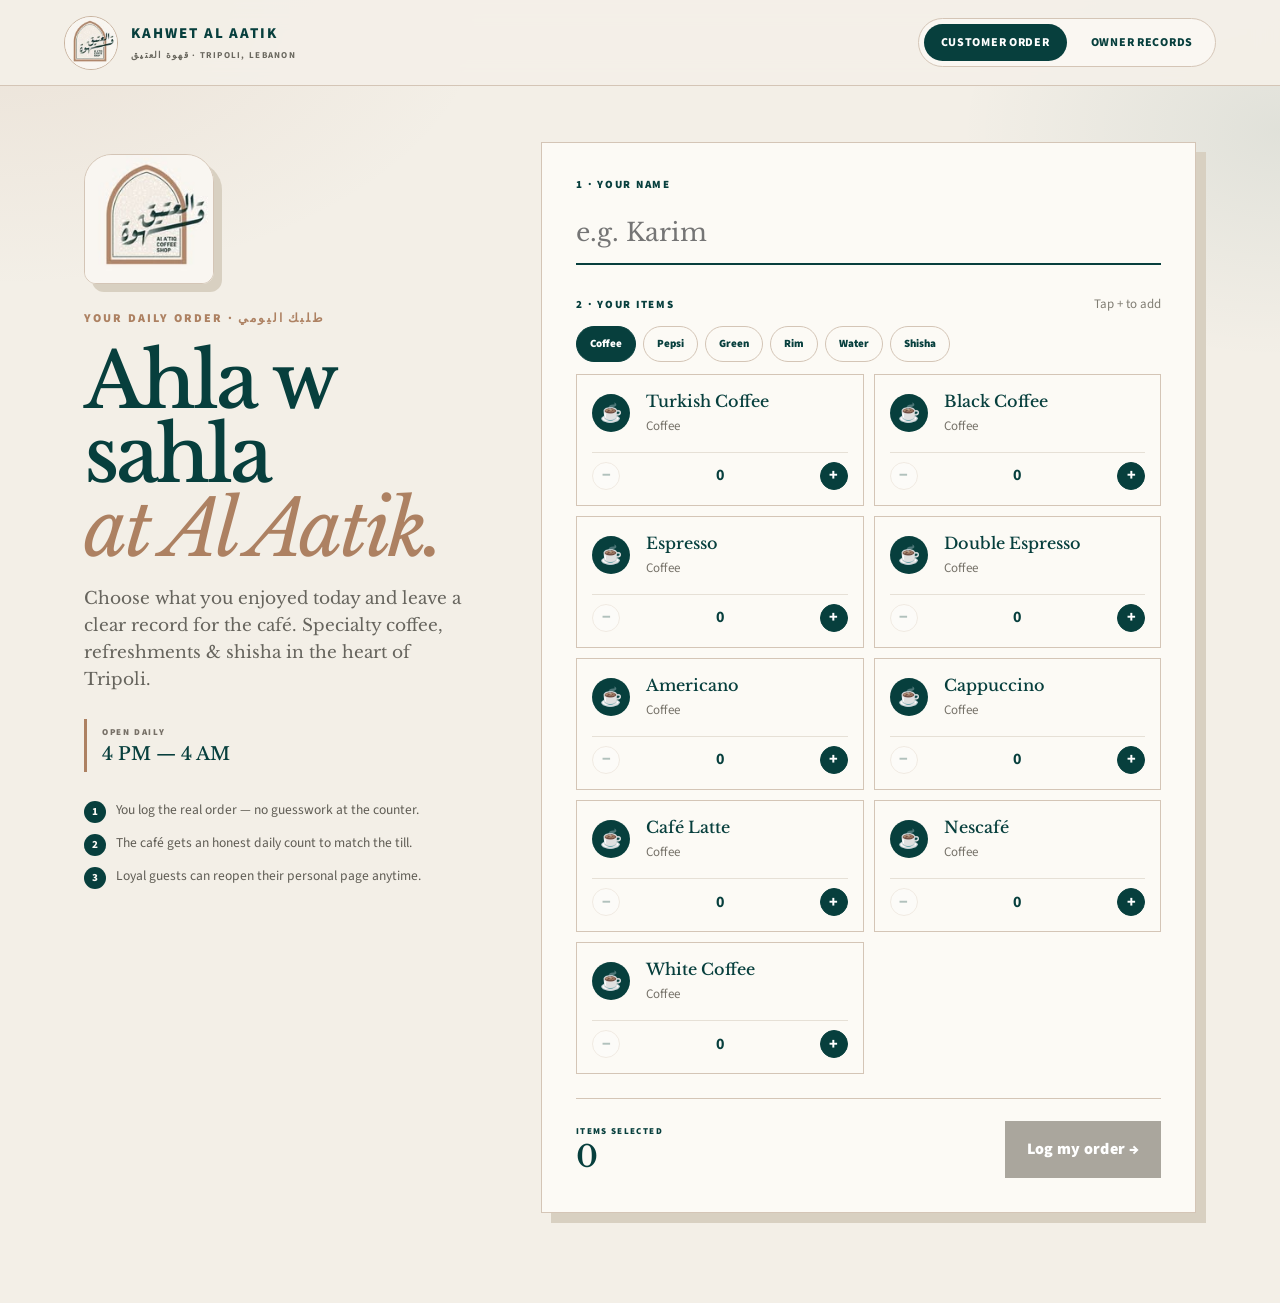
<file: index.html>
<!DOCTYPE html>
<html lang="en">
<head>
  <meta charset="UTF-8">
  <meta name="viewport" content="width=device-width, initial-scale=1.0">
  <title>Kahwet Al Aatik — قهوة العتيق · Daily Operations</title>
  <meta name="description" content="Solution-oriented daily order log for Kahwet Al Aatik in Tripoli, Lebanon — customers log what they enjoyed; the owner gets an honest count for the day.">
  <link rel="preconnect" href="https://fonts.googleapis.com">
  <link rel="preconnect" href="https://fonts.gstatic.com" crossorigin>
  <link href="https://fonts.googleapis.com/css2?family=Libre+Baskerville:ital,wght@0,400;0,700;1,400&family=Source+Sans+3:wght@400;600;700;800;900&display=swap" rel="stylesheet">
  <link rel="stylesheet" href="styles.css">
  <meta name="theme-color" content="#073f3d">
</head>
<body>
  <header class="topbar">
    <button class="brand" id="brandBtn" type="button" aria-label="Kahwet Al Aatik home">
      <img src="assets/kahwet-al-aatik-logo.jpg" alt="Kahwet Al Aatik logo">
      <span>
        <b>KAHWET AL AATIK</b>
        <small>قهوة العتيق · TRIPOLI, LEBANON</small>
      </span>
    </button>
    <nav class="view-nav" aria-label="Choose view">
      <button type="button" class="active" data-view="order">Customer order</button>
      <button type="button" data-view="owner">Owner records</button>
    </nav>
  </header>

  <main>
    <!-- Customer order -->
    <section class="view active" id="orderView">
      <div class="order-shell">
        <div class="intro">
          <img class="hero-logo" src="assets/kahwet-al-aatik-logo.jpg" alt="قهوة العتيق — Kahwet Al Aatik">
          <p class="eyebrow" id="orderEyebrow">YOUR DAILY ORDER · طلبك اليومي</p>
          <h1 id="orderTitle">Ahla w sahla<br><em>at Al Aatik.</em></h1>
          <p class="lead">Choose what you enjoyed today and leave a clear record for the café. Specialty coffee, refreshments &amp; shisha in the heart of Tripoli.</p>
          <div class="shop-meta">
            <span>OPEN DAILY</span>
            <b>4 PM — 4 AM</b>
          </div>
          <div class="solve-list" aria-label="How this helps">
            <div class="solve-item"><i>1</i><span>You log the real order — no guesswork at the counter.</span></div>
            <div class="solve-item"><i>2</i><span>The café gets an honest daily count to match the till.</span></div>
            <div class="solve-item"><i>3</i><span>Loyal guests can reopen their personal page anytime.</span></div>
          </div>
        </div>

        <div class="order-panel">
          <div class="personal-welcome" id="personalWelcome" style="display:none">
            <span class="personal-initial" id="personalInitial"></span>
            <div>
              <small>A PERSONAL ORDER PAGE FOR</small>
              <strong id="personalName"></strong>
            </div>
            <button type="button" id="clearPersonal">Not you?</button>
          </div>

          <label class="name-field" id="nameField">
            <span>1 · YOUR NAME</span>
            <input id="customerInput" placeholder="e.g. Karim" autocomplete="name" value="">
          </label>

          <div class="repeat-hint" id="repeatHint">
            <p id="repeatText"></p>
            <button type="button" id="repeatBtn">Use last order</button>
          </div>

          <div class="section-title">
            <span>2 · YOUR ITEMS</span>
            <small>Tap + to add</small>
          </div>

          <div class="category-tabs" id="categoryTabs" aria-label="Menu categories"></div>
          <div class="product-grid" id="productGrid"></div>

          <div class="checkout">
            <div>
              <small>ITEMS SELECTED</small>
              <strong id="itemCount">0</strong>
            </div>
            <button class="primary" id="logBtn" type="button" disabled>Log my order →</button>
          </div>
          <div class="success" id="successMsg" style="display:none"></div>
        </div>
      </div>
    </section>

    <!-- Owner records -->
    <section class="view" id="ownerView">
      <div class="owner-shell">
        <div class="owner-heading">
          <div>
            <p class="eyebrow">KAHWET AL AATIK · OWNER RECORDS</p>
            <h1>Today’s honest count.</h1>
            <p class="lead">Entries from loyal customers — verify against the till, flag gaps, and close the day with a clear sheet.</p>
          </div>
          <div class="owner-actions">
            <button class="btn-ghost" type="button" id="refreshBtn">↻ Refresh</button>
            <button class="primary btn-primary" type="button" id="closeDayBtn">Daily close sheet</button>
          </div>
        </div>

        <div class="link-maker">
          <div class="link-copy">
            <p class="eyebrow">A SMALL GESTURE FOR A LOYAL CUSTOMER</p>
            <h2>Make their personal link.</h2>
            <p>Enter a customer’s name. Their link opens with a welcome made especially for them — faster logging, clearer loyalty.</p>
          </div>
          <div class="link-form">
            <label>
              <span>CUSTOMER NAME</span>
              <input id="linkNameInput" placeholder="e.g. Karim" autocomplete="off">
            </label>
            <div class="ready-link" id="readyLink" style="display:none">
              <span id="readyLinkUrl"></span>
              <button type="button" id="copyLinkBtn">Copy link</button>
            </div>
            <a class="whatsapp-link" id="whatsappLink" style="display:none" href="#" target="_blank" rel="noreferrer">Send with WhatsApp →</a>
          </div>
        </div>

        <div class="report-switch">
          <button type="button" class="active" data-report="today">Today’s records</button>
          <button type="button" data-report="monthly">Monthly analysis</button>
        </div>

        <div id="todayReport">
          <div class="stats">
            <article>
              <small>ORDERS LOGGED</small>
              <strong id="statOrders">0</strong>
              <span>today</span>
            </article>
            <article>
              <small>ITEMS TAKEN</small>
              <strong id="statItems">0</strong>
              <span>all products</span>
            </article>
            <article>
              <small>LOYAL CUSTOMERS</small>
              <strong id="statCustomers">0</strong>
              <span>unique names today</span>
            </article>
            <article class="dark">
              <small>MATCHED TO TILL</small>
              <strong id="statVerified">0</strong>
              <span>verified entries</span>
            </article>
          </div>

          <p class="eyebrow" id="issueBanner" style="display:none;margin-bottom:12px;color:var(--warn)"></p>

          <div class="records">
            <div class="records-head">
              <h2>Customer entries</h2>
              <span id="recordsDate"></span>
            </div>
            <div id="recordsList"></div>
          </div>
        </div>

        <div id="monthlyReport" style="display:none">
          <div class="month-head">
            <div>
              <p class="eyebrow">MONTHLY PERFORMANCE</p>
              <h2 id="monthLabel"></h2>
            </div>
            <label>
              <span>CHOOSE MONTH</span>
              <input type="month" id="monthInput">
            </label>
          </div>

          <div class="stats monthly-stats">
            <article>
              <small>TOTAL ORDERS</small>
              <strong id="mStatOrders">0</strong>
              <span>submitted this month</span>
            </article>
            <article>
              <small>ITEMS RECORDED</small>
              <strong id="mStatItems">0</strong>
              <span>across all categories</span>
            </article>
            <article class="dark">
              <small>ACTIVE CUSTOMERS</small>
              <strong id="mStatCustomers">0</strong>
              <span>unique loyal clients</span>
            </article>
          </div>

          <div class="analysis-grid" id="analysisGrid"></div>
        </div>

        <p class="owner-note">Solution tip: verify each entry against the till as the night goes on, then export the daily close sheet before you leave. For a public launch, protect the owner view with a private login.</p>
      </div>
    </section>
  </main>

  <div class="modal-backdrop" id="closeModal" role="dialog" aria-modal="true" aria-labelledby="closeTitle">
    <div class="modal">
      <h3 id="closeTitle">Daily close sheet</h3>
      <p class="modal-sub">A ready-to-share summary of tonight’s customer log — use it to reconcile the café’s own records.</p>
      <pre class="close-sheet" id="closeSheet"></pre>
      <div class="modal-actions">
        <button class="btn-ghost" type="button" id="closeModalDismiss">Close</button>
        <button class="btn-primary" type="button" id="copyCloseBtn">Copy sheet</button>
      </div>
    </div>
  </div>

  <div class="toast-stack" id="toastStack" aria-live="polite"></div>

  <script src="app.js"></script>
</body>
</html>
</file>
<file: styles.css>
/* Kahwet Al Aatik — Daily Operations */
:root {
  --ink: #073f3d;
  --ink-soft: #0a524f;
  --paper: #f3efe7;
  --cream: #fcfaf5;
  --orange: #ad8162;
  --orange-soft: #fff4ea;
  --line: #d4c5b6;
  --muted: #6a685f;
  --ok: #24572c;
  --ok-bg: #dce9d7;
  --warn: #8a5a12;
  --warn-bg: #f5e6c8;
  --shadow: #d8d0c1;
  --font-display: "Libre Baskerville", Georgia, serif;
  --font-body: "Source Sans 3", Arial, Helvetica, sans-serif;
}

* { box-sizing: border-box; margin: 0; padding: 0; }

html, body { min-height: 100%; }

body {
  background:
    radial-gradient(ellipse 70% 40% at 0% 0%, rgba(173, 129, 98, 0.12), transparent 55%),
    radial-gradient(ellipse 50% 35% at 100% 10%, rgba(7, 63, 61, 0.08), transparent 50%),
    var(--paper);
  color: var(--ink);
  font-family: var(--font-body);
  line-height: 1.45;
  -webkit-font-smoothing: antialiased;
}

button, input, select, textarea { font: inherit; color: inherit; }
button { cursor: pointer; border: none; background: none; }
img { display: block; max-width: 100%; }
a { color: inherit; }

/* ——— Top bar ——— */
.topbar {
  position: sticky;
  top: 0;
  z-index: 20;
  height: 86px;
  padding: 0 5vw;
  display: flex;
  align-items: center;
  justify-content: space-between;
  gap: 16px;
  background: rgba(244, 240, 232, 0.94);
  backdrop-filter: blur(12px);
  border-bottom: 1px solid var(--line);
}

.brand {
  display: flex;
  align-items: center;
  gap: 13px;
  text-align: left;
}

.brand img {
  width: 54px;
  height: 54px;
  border-radius: 50%;
  object-fit: cover;
  border: 1px solid #c7b29e;
}

.brand b {
  display: block;
  letter-spacing: 0.13em;
  font-size: 15px;
  font-weight: 800;
}

.brand small {
  display: block;
  margin-top: 4px;
  letter-spacing: 0.14em;
  color: var(--muted);
  font-size: 9px;
  font-weight: 700;
}

.view-nav {
  display: flex;
  gap: 7px;
  padding: 5px;
  border: 1px solid var(--line);
  border-radius: 40px;
  background: rgba(252, 250, 245, 0.7);
}

.view-nav button {
  text-transform: uppercase;
  letter-spacing: 0.06em;
  border-radius: 30px;
  padding: 10px 17px;
  font-size: 12px;
  font-weight: 800;
  color: var(--ink);
  transition: background 0.2s, color 0.2s;
}

.view-nav button.active {
  background: var(--ink);
  color: #fff;
}

/* ——— Shared type ——— */
.eyebrow {
  letter-spacing: 0.18em;
  text-transform: uppercase;
  color: var(--orange);
  font-size: 12px;
  font-weight: 900;
}

h1 {
  font-family: var(--font-display);
  font-weight: 500;
  letter-spacing: -0.04em;
  line-height: 0.96;
  font-size: clamp(42px, 6vw, 78px);
  margin: 18px 0;
}

h1 em {
  color: var(--orange);
  font-style: italic;
  font-weight: 400;
}

.lead {
  color: #66645d;
  max-width: 440px;
  font-family: var(--font-display);
  font-size: 17px;
  line-height: 1.6;
}

.view { display: none; animation: rise 0.4s ease both; }
.view.active { display: block; }

@keyframes rise {
  from { opacity: 0; transform: translateY(10px); }
  to { opacity: 1; transform: none; }
}

@keyframes pop {
  from { opacity: 0; transform: scale(0.97) translateY(8px); }
  to { opacity: 1; transform: none; }
}

/* ——— Customer order ——— */
.order-shell {
  max-width: 1240px;
  margin: 0 auto;
  padding: 56px 5vw 90px;
  display: grid;
  grid-template-columns: 0.75fr 1.25fr;
  gap: 5vw;
  align-items: start;
}

.intro { padding-top: 12px; }

.hero-logo {
  width: 130px;
  height: 130px;
  object-fit: cover;
  border: 1px solid var(--line);
  border-radius: 28px 28px 12px 12px;
  margin-bottom: 26px;
  box-shadow: 8px 8px var(--shadow);
}

.shop-meta {
  border-left: 3px solid var(--orange);
  margin-top: 26px;
  padding: 7px 0 7px 15px;
}

.shop-meta span {
  letter-spacing: 0.18em;
  color: #777067;
  font-size: 9px;
  font-weight: 900;
  display: block;
}

.shop-meta b {
  display: block;
  margin-top: 4px;
  font: 500 18px var(--font-display);
}

.solve-list {
  margin-top: 28px;
  display: grid;
  gap: 10px;
}

.solve-item {
  display: grid;
  grid-template-columns: 22px 1fr;
  gap: 10px;
  align-items: start;
  font-size: 13.5px;
  color: #5f5c54;
}

.solve-item i {
  width: 22px;
  height: 22px;
  border-radius: 50%;
  background: var(--ink);
  color: var(--cream);
  display: grid;
  place-items: center;
  font-style: normal;
  font-size: 11px;
  font-weight: 800;
  margin-top: 1px;
}

.order-panel {
  background: var(--cream);
  border: 1px solid var(--line);
  padding: 34px;
  box-shadow: 10px 10px var(--shadow);
  animation: pop 0.45s ease both;
}

.name-field span,
.section-title span {
  letter-spacing: 0.16em;
  margin-bottom: 12px;
  font-size: 11px;
  font-weight: 900;
  display: block;
}

.name-field input {
  width: 100%;
  border: 0;
  border-bottom: 2px solid var(--ink);
  background: transparent;
  outline: none;
  padding: 10px 0 12px;
  font-family: var(--font-display);
  font-size: 25px;
}

.name-field input:focus { border-color: var(--orange); }

.personal-welcome {
  background: #edf2ed;
  border: 1px solid #c5d3ca;
  display: grid;
  grid-template-columns: 54px 1fr auto;
  align-items: center;
  gap: 14px;
  padding: 15px;
}

.personal-initial {
  width: 50px;
  height: 50px;
  border-radius: 50%;
  background: var(--ink);
  color: #fff;
  display: grid;
  place-items: center;
  font: 500 24px var(--font-display);
}

.personal-welcome small {
  letter-spacing: 0.14em;
  color: #65746b;
  font-size: 8px;
  font-weight: 900;
  display: block;
}

.personal-welcome strong {
  display: block;
  margin-top: 3px;
  font: 500 24px var(--font-display);
}

.personal-welcome button {
  color: #786c61;
  font-size: 11px;
  text-decoration: underline;
}

.section-title {
  display: flex;
  justify-content: space-between;
  align-items: center;
  margin: 30px 0 12px;
}

.section-title span { margin: 0; }
.section-title small { color: #817e74; font-size: 13px; }

.category-tabs {
  display: flex;
  gap: 7px;
  padding-bottom: 12px;
  overflow-x: auto;
  scrollbar-width: none;
}

.category-tabs::-webkit-scrollbar { display: none; }

.category-tabs button {
  white-space: nowrap;
  border: 1px solid var(--line);
  border-radius: 30px;
  padding: 9px 13px;
  font-size: 11px;
  font-weight: 900;
  background: transparent;
  transition: background 0.15s, color 0.15s;
}

.category-tabs button.active {
  background: var(--ink);
  color: #fff;
  border-color: var(--ink);
}

.product-grid {
  display: grid;
  grid-template-columns: 1fr 1fr;
  gap: 10px;
}

.product {
  border: 1px solid var(--line);
  min-height: 104px;
  padding: 15px;
  display: grid;
  grid-template-columns: 42px 1fr;
  align-items: center;
  gap: 12px;
  transition: border-color 0.15s, background 0.15s, transform 0.15s;
  background: transparent;
}

.product.selected {
  border: 2px solid var(--orange);
  background: var(--orange-soft);
  padding: 14px;
}

.product:hover { transform: translateY(-1px); }

.product-icon {
  width: 38px;
  height: 38px;
  border-radius: 50%;
  background: var(--ink);
  color: var(--cream);
  display: grid;
  place-items: center;
  font-family: var(--font-display);
  font-size: 18px;
}

.product h3 {
  margin: 0 0 4px;
  font-family: var(--font-display);
  font-size: 16px;
  font-weight: 500;
}

.product p {
  margin: 0;
  color: #77736a;
  font-size: 13px;
}

.stepper {
  grid-column: 1 / -1;
  display: grid;
  grid-template-columns: 28px 1fr 28px;
  align-items: center;
  text-align: center;
  border-top: 1px solid #e6e0d6;
  padding-top: 9px;
  margin-top: 4px;
}

.stepper button {
  width: 28px;
  height: 28px;
  border-radius: 50%;
  border: 1px solid var(--line);
  background: #fff;
  font-weight: 900;
}

.stepper button:last-child {
  background: var(--ink);
  color: #fff;
  border-color: var(--ink);
}

.stepper button:disabled { opacity: 0.3; }

.checkout {
  border-top: 1px solid var(--line);
  margin-top: 24px;
  padding-top: 22px;
  display: flex;
  justify-content: space-between;
  align-items: center;
  gap: 20px;
  flex-wrap: wrap;
}

.checkout small {
  letter-spacing: 0.15em;
  font-size: 9px;
  font-weight: 900;
  display: block;
}

.checkout strong {
  font: 500 30px var(--font-display);
}

.checkout .primary,
.owner-heading .primary,
.btn-primary {
  background: var(--ink);
  color: #fff;
  border: 0;
  padding: 17px 22px;
  font-weight: 900;
  letter-spacing: 0.02em;
  transition: filter 0.15s, transform 0.12s;
}

.checkout .primary:hover,
.btn-primary:hover { filter: brightness(1.08); }
.checkout .primary:active,
.btn-primary:active { transform: scale(0.98); }
.checkout .primary:disabled {
  cursor: not-allowed;
  background: #aaa69d;
}

.success {
  color: var(--ok);
  background: var(--ok-bg);
  margin-top: 18px;
  padding: 14px;
  font-size: 13.5px;
  font-weight: 700;
  animation: rise 0.3s ease both;
}

.repeat-hint {
  margin-top: 12px;
  padding: 12px 14px;
  border: 1px dashed #c5d3ca;
  background: #f4f8f4;
  display: none;
  align-items: center;
  justify-content: space-between;
  gap: 12px;
  flex-wrap: wrap;
}

.repeat-hint.show { display: flex; }

.repeat-hint p {
  font-size: 13px;
  color: #4d5f52;
}

.repeat-hint button {
  font-size: 12px;
  font-weight: 800;
  text-transform: uppercase;
  letter-spacing: 0.06em;
  background: var(--ink);
  color: #fff;
  padding: 9px 12px;
}

/* ——— Owner ——— */
.owner-shell {
  max-width: 1160px;
  margin: 0 auto;
  padding: 52px 5vw 90px;
}

.owner-heading {
  display: flex;
  justify-content: space-between;
  align-items: flex-end;
  gap: 24px;
  flex-wrap: wrap;
}

.owner-heading h1 {
  margin: 10px 0;
  font-size: clamp(40px, 5vw, 68px);
}

.owner-heading .lead { margin: 0; }

.owner-actions {
  display: flex;
  gap: 10px;
  flex-wrap: wrap;
}

.btn-ghost {
  border: 1px solid var(--line);
  background: var(--cream);
  padding: 14px 16px;
  font-weight: 800;
  font-size: 13px;
}

.link-maker {
  background: var(--cream);
  border: 1px solid var(--line);
  margin-top: 40px;
  padding: 28px;
  display: grid;
  grid-template-columns: 0.9fr 1.1fr;
  gap: 34px;
  box-shadow: 7px 7px var(--shadow);
}

.link-copy h2 {
  margin: 8px 0 10px;
  font: 500 30px var(--font-display);
}

.link-copy p:last-child {
  color: #66645d;
  font-size: 15px;
  line-height: 1.55;
  max-width: 38ch;
}

.link-form label span {
  display: block;
  letter-spacing: 0.14em;
  font-size: 10px;
  font-weight: 900;
  margin-bottom: 8px;
}

.link-form input {
  width: 100%;
  border: 0;
  border-bottom: 2px solid var(--ink);
  background: transparent;
  outline: none;
  padding: 10px 0;
  font-family: var(--font-display);
  font-size: 22px;
  margin-bottom: 14px;
}

.ready-link {
  display: flex;
  gap: 8px;
  align-items: center;
  background: #edf2ed;
  border: 1px solid #c5d3ca;
  padding: 10px 12px;
  margin-bottom: 10px;
}

.ready-link span {
  flex: 1;
  font-size: 12.5px;
  word-break: break-all;
  color: #355449;
}

.ready-link button,
.whatsapp-link {
  white-space: nowrap;
  background: var(--ink);
  color: #fff;
  padding: 10px 12px;
  font-size: 12px;
  font-weight: 800;
  text-decoration: none;
  display: inline-block;
}

.whatsapp-link {
  background: #1f6b4a;
}

.report-switch {
  display: flex;
  gap: 8px;
  margin: 36px 0 18px;
  flex-wrap: wrap;
}

.report-switch button {
  border: 1px solid var(--line);
  background: transparent;
  padding: 10px 14px;
  font-size: 12px;
  font-weight: 800;
  text-transform: uppercase;
  letter-spacing: 0.06em;
  border-radius: 30px;
}

.report-switch button.active {
  background: var(--ink);
  color: #fff;
  border-color: var(--ink);
}

.stats {
  display: grid;
  grid-template-columns: repeat(4, 1fr);
  gap: 12px;
  margin-bottom: 22px;
}

.stats article {
  background: var(--cream);
  border: 1px solid var(--line);
  padding: 18px;
  box-shadow: 4px 4px var(--shadow);
}

.stats article.dark {
  background: var(--ink);
  color: var(--cream);
  border-color: var(--ink);
}

.stats small {
  letter-spacing: 0.14em;
  font-size: 9px;
  font-weight: 900;
  display: block;
  opacity: 0.75;
}

.stats strong {
  display: block;
  margin: 8px 0 4px;
  font: 500 36px var(--font-display);
  line-height: 1;
}

.stats span {
  font-size: 13px;
  opacity: 0.8;
}

.records {
  background: var(--cream);
  border: 1px solid var(--line);
  box-shadow: 7px 7px var(--shadow);
}

.records-head {
  display: flex;
  justify-content: space-between;
  align-items: baseline;
  gap: 12px;
  padding: 20px 22px;
  border-bottom: 1px solid var(--line);
  flex-wrap: wrap;
}

.records-head h2 {
  font: 500 28px var(--font-display);
}

.records-head span {
  color: var(--muted);
  font-size: 13px;
}

.record {
  display: grid;
  grid-template-columns: 64px 44px 1fr auto;
  gap: 14px;
  align-items: center;
  padding: 16px 22px;
  border-bottom: 1px solid #e8e0d4;
  animation: rise 0.3s ease both;
}

.record:last-child { border-bottom: none; }

.record time {
  font-size: 13px;
  color: var(--muted);
  font-weight: 700;
}

.avatar {
  width: 42px;
  height: 42px;
  border-radius: 50%;
  background: var(--ink);
  color: #fff;
  display: grid;
  place-items: center;
  font: 500 18px var(--font-display);
}

.record-main h3 {
  font: 500 18px var(--font-display);
  margin-bottom: 3px;
}

.record-main p {
  color: #6e6a62;
  font-size: 13.5px;
  line-height: 1.4;
}

.record-side {
  display: flex;
  flex-direction: column;
  align-items: flex-end;
  gap: 8px;
}

.badge {
  display: inline-flex;
  align-items: center;
  padding: 4px 9px;
  font-size: 10px;
  font-weight: 900;
  letter-spacing: 0.08em;
  text-transform: uppercase;
}

.badge.logged { background: #edf2ed; color: #2f5b3a; }
.badge.verified { background: var(--ok-bg); color: var(--ok); }
.badge.issue { background: var(--warn-bg); color: var(--warn); }

.record-actions {
  display: flex;
  gap: 6px;
  flex-wrap: wrap;
  justify-content: flex-end;
}

.record-actions button {
  border: 1px solid var(--line);
  background: #fff;
  padding: 6px 9px;
  font-size: 11px;
  font-weight: 800;
}

.record-actions button.verify {
  background: var(--ink);
  color: #fff;
  border-color: var(--ink);
}

.empty {
  padding: 36px 22px;
  text-align: center;
  color: var(--muted);
  font-size: 15px;
}

/* Monthly */
.month-head {
  display: flex;
  justify-content: space-between;
  align-items: flex-end;
  gap: 16px;
  margin-bottom: 18px;
  flex-wrap: wrap;
}

.month-head h2 {
  font: 500 32px var(--font-display);
  margin-top: 6px;
}

.month-head label span {
  display: block;
  font-size: 10px;
  font-weight: 900;
  letter-spacing: 0.12em;
  margin-bottom: 6px;
}

.month-head input {
  border: 1px solid var(--line);
  background: var(--cream);
  padding: 10px 12px;
}

.analysis-grid {
  display: grid;
  grid-template-columns: 1fr 1fr;
  gap: 14px;
}

.analysis-card {
  background: var(--cream);
  border: 1px solid var(--line);
  padding: 20px;
  box-shadow: 5px 5px var(--shadow);
}

.analysis-title h3 {
  font: 500 22px var(--font-display);
  margin-bottom: 4px;
}

.analysis-title p {
  color: var(--muted);
  font-size: 13px;
  margin-bottom: 16px;
}

.bar-row {
  display: grid;
  grid-template-columns: 28px 1fr;
  gap: 10px;
  align-items: center;
  margin-bottom: 12px;
}

.rank {
  font-size: 11px;
  font-weight: 900;
  color: var(--muted);
}

.bar-main > div {
  display: flex;
  justify-content: space-between;
  gap: 10px;
  margin-bottom: 5px;
}

.bar-main b {
  font-weight: 700;
  font-size: 14px;
}

.bar-main strong {
  font-family: var(--font-display);
  font-weight: 500;
}

.bar-track {
  display: block;
  height: 7px;
  background: #ebe4d8;
  border-radius: 99px;
  overflow: hidden;
}

.bar-track i {
  display: block;
  height: 100%;
  background: linear-gradient(90deg, var(--ink), var(--orange));
  border-radius: 99px;
}

.owner-note {
  margin-top: 28px;
  color: var(--muted);
  font-size: 13px;
  font-style: italic;
}

/* Daily close modal */
.modal-backdrop {
  position: fixed;
  inset: 0;
  background: rgba(7, 63, 61, 0.45);
  backdrop-filter: blur(3px);
  z-index: 50;
  display: none;
  align-items: center;
  justify-content: center;
  padding: 20px;
}

.modal-backdrop.open { display: flex; }

.modal {
  width: min(560px, 100%);
  background: var(--cream);
  border: 1px solid var(--line);
  box-shadow: 12px 12px var(--shadow);
  padding: 26px;
  animation: pop 0.3s ease;
  max-height: 90vh;
  overflow: auto;
}

.modal h3 {
  font: 500 28px var(--font-display);
  margin-bottom: 6px;
}

.modal .modal-sub {
  color: var(--muted);
  margin-bottom: 16px;
  font-size: 14px;
}

.close-sheet {
  background: #fff;
  border: 1px solid var(--line);
  padding: 16px;
  font-family: ui-monospace, Menlo, monospace;
  font-size: 12.5px;
  white-space: pre-wrap;
  line-height: 1.55;
  max-height: 42vh;
  overflow: auto;
}

.modal-actions {
  display: flex;
  justify-content: flex-end;
  gap: 8px;
  margin-top: 16px;
  flex-wrap: wrap;
}

.toast-stack {
  position: fixed;
  right: 16px;
  bottom: 16px;
  z-index: 80;
  display: flex;
  flex-direction: column;
  gap: 8px;
  pointer-events: none;
}

.toast {
  background: var(--ink);
  color: #fff;
  padding: 12px 14px;
  font-size: 13.5px;
  font-weight: 700;
  box-shadow: 0 10px 24px rgba(0, 0, 0, 0.2);
  animation: rise 0.3s ease;
  max-width: 320px;
}

@media (max-width: 900px) {
  .order-shell,
  .link-maker,
  .analysis-grid,
  .stats { grid-template-columns: 1fr; }

  .product-grid { grid-template-columns: 1fr; }

  .record {
    grid-template-columns: 52px 1fr;
    gap: 10px;
  }

  .record time { grid-column: 1 / -1; }
  .avatar { display: none; }
  .record-side {
    grid-column: 1 / -1;
    align-items: flex-start;
    flex-direction: row;
    flex-wrap: wrap;
  }

  .topbar {
    height: auto;
    padding: 14px 4vw;
    flex-direction: column;
    align-items: stretch;
  }

  .view-nav { justify-content: center; }
}

@media (prefers-reduced-motion: reduce) {
  *, *::before, *::after {
    animation: none !important;
    transition: none !important;
  }
}
</file>
